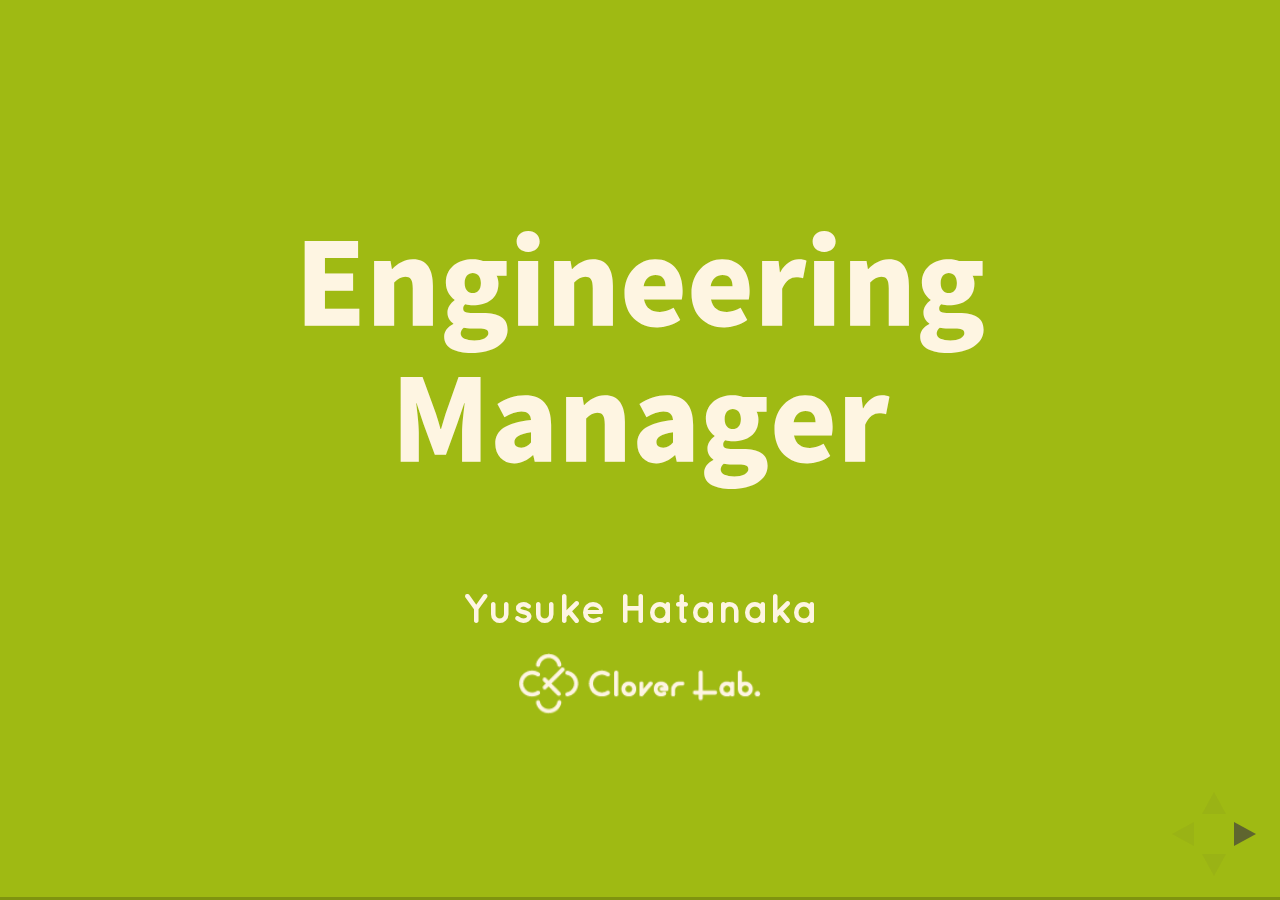
<file: 20170311/index.html>
<!doctype html>
<html lang="en">

	<head>
		<meta charset="utf-8">

		<title>Engineering Manager</title>

		<meta name="description" content="A framework for easily creating beautiful presentations using HTML">
		<meta name="author" content="Hakim El Hattab">

		<meta name="apple-mobile-web-app-capable" content="yes" />
		<meta name="apple-mobile-web-app-status-bar-style" content="black-translucent" />

		<meta name="viewport" content="width=device-width, initial-scale=1.0, maximum-scale=1.0, user-scalable=no, minimal-ui">

		<link rel="stylesheet" href="../template/css/reveal.css">
		<link rel="stylesheet" href="../template/css/theme/cloverlab.css" id="theme">

		<!-- Code syntax highlighting -->
		<link rel="stylesheet" href="../template/lib/css/zenburn.css">

		<!-- Printing and PDF exports -->
		<script>
			var link = document.createElement( 'link' );
			link.rel = 'stylesheet';
			link.type = 'text/css';
			link.href = window.location.search.match( /print-pdf/gi ) ? '../template/css/print/pdf.css' : '../template/css/print/paper.css';
			document.getElementsByTagName( 'head' )[0].appendChild( link );
		</script>

		<!--[if lt IE 9]>
		<script src="lib/js/html5shiv.js"></script>
		<![endif]-->
	</head>

	<body>

		<div class="reveal">

			<!-- Any section element inside of this container is displayed as a slide -->
			<div class="slides">

				<section data-markdown>
					<script type="text/template">
						<br>
						# Engineering Manager
						<br>
						###### *Yusuke Hatanaka*
						<img src="../template/lib/image/logo2.png" width="21%" />
					</script>
				</section>

                <section data-markdown data-background-type="light">
					<script type="text/template">
# about me
## [<strong>@hatajoe</strong>](https://twitter.com/hatajoe)
					</script>
				</section>

                <section data-markdown data-background-type="light">
					<script type="text/template">
# I'm at
## [<strong>#kug2</strong>](https://kug2.connpass.com/)
## [<strong>#gglt</strong>](https://gglt.connpass.com/)
					</script>
				</section>

                <section data-markdown data-background-type="dark">
					<script type="text/template">
# <strong>経歴</strong>
* 2010年 27歳 某Souls系企業 新卒入社
* 2012年 29歳 某スタートアップ系企業 入社
* 2013年 30歳 クローバーラボ 入社
* 2014年 31歳 クローバーラボ技術部１課係長 就任
* 2016年 33歳 クローバーラボ部長 就任
					</script>
				</section>

				<section data-markdown data-background-type="light">
					<script type="text/template">
# <strong>今日の話</strong>
## 組織運営全般の話をします
					</script>
				</section>

				<section data-markdown data-background-type="light">
					<script type="text/template">
# <strong>マネージャーとは？</strong>
					</script>
				</section>

				<section data-markdown data-background-type="light">
					<script type="text/template">
<img src="./manager.jpg" width=640px>
					</script>
				</section>

				<section data-markdown data-background-type="light">
					<script type="text/template">
## <strong>マネージャーとは？</strong>
* 管理？教育？採用？
* 会社によって違う解釈
* 組織運営<マネジメント>を行う人
					</script>
				</section>

				<section data-markdown data-background-type="dark">
					<script type="text/template">
# ここから持論を展開
					</script>
				</section>

				<section data-markdown data-background-type="light">
					<script type="text/template">
## 例えば野球チーム
* 監督
* コーチ
* <strong>マネージャー</strong>
* プレイヤー
					</script>
				</section>

				<section data-markdown data-background-type="light">
					<script type="text/template">
## 役割
* 監督 👉  チームディレクション・評価・採用
* コーチ 👉  プレイヤー育成・指導
* <strong>マネージャー</strong> 👉  プレイヤーサポート
					</script>
				</section>

				<section data-markdown data-background-type="light">
					<script type="text/template">
## <strong>プレイヤー</strong>
<img src="./player.gif" width=480px>
					</script>
				</section>

				<section data-markdown data-background-type="light">
					<script type="text/template">
# サポート
					</script>
				</section>

				<section data-markdown data-background-type="light">
					<script type="text/template">
# サポートとは？
					</script>
				</section>

				<section data-markdown data-background-type="green">
					<script type="text/template">
## サポートとは？ 
* 未来の自分を描かせること
* 障害物を取り除くこと
* ちゃんとフィードバックすること
					</script>
				</section>

				<section data-markdown data-background-type="light">
					<script type="text/template">
## 未来の自分探しのお手伝い
* X年後どうなりたい？
* 👉 じゃあ今は何から始める？
					</script>
				</section>

                <section data-markdown data-background-type="dark">
					<script type="text/template">
## よくある話
* Q. X年後どうなりたい？
* <strong>A. 会社的にはどうなんですか？</strong>
					</script>
				</section>

                <section data-markdown data-background-type="dark">
					<script type="text/template">
## 意思決定が伝搬していない証拠
* 監督が発信していない
* マネージャーが理解していない
					</script>
				</section>

                <section data-markdown data-background-type="green">
					<script type="text/template">
#### <strong>未来の自分を描かせる</strong>
## 監督、しっかり発信してますか？
					</script>
				</section>

				<section data-markdown data-background-type="light">
					<script type="text/template">
## 障害物を取り除く
* 何か困っていることはある？
* 👉 実は・・・
					</script>
				</section>

                <section data-markdown data-background-type="dark">
					<script type="text/template">
## よくある話
* Q. 何か困っていることはある？
* <strong>A. ・・（他部署や上司に対する不満）</strong>
					</script>
				</section>

                <section data-markdown data-background-type="dark">
					<script type="text/template">
## よくある話
* Q. 何か困っていることはある？
* <strong>A. 特にありません。</strong>
					</script>
				</section>

                <section data-markdown data-background-type="dark">
					<script type="text/template">
## 信頼関係に溝がある
* プレイヤー: 相談しても何も変わらないし・・
* マネージャー: プロデューサーと戦いたくないし・・
					</script>
				</section>

                <section data-markdown data-background-type="dark">
					<script type="text/template">
### プレイヤーのために体を張る必要がある
					</script>
				</section>

                <section data-markdown data-background-type="green">
					<script type="text/template">
#### <strong>障害物を取り除く</strong>
## ちゃんと話聞いてますか？
## ちゃんと行動していますか？
					</script>
				</section>

                <section data-markdown data-background-type="light">
					<script type="text/template">
## ちゃんとフィードバック
* 👉 ちゃんと誉める
* 👉 ちゃんと評価する
					</script>
				</section>

                <section data-markdown data-background-type="dark">
					<script type="text/template">
## よくある話
* <strong>なんであいつと同じ役職・・</strong>
					</script>
				</section>

                <section data-markdown data-background-type="dark">
					<script type="text/template">
## 期待値調整が出来ていない
* 評価基準が曖昧 
* 目標設定時に合意が取れていない
					</script>
				</section>

                <section data-markdown data-background-type="green">
					<script type="text/template">
#### <strong>フィードバックする</strong>
## ちゃんと期待値調整してますか？
					</script>
				</section>

                <section data-markdown data-background-type="dark">
					<script type="text/template">
### ちなみに僕はここ２年で全てを<strong>体験</strong>した
					</script>
				</section>

                <section data-markdown data-background-type="dark">
					<script type="text/template">
## ・・・
					</script>
				</section>

                <section data-markdown data-background-type="dark">
					<script type="text/template">
## <strong>ツラかった</strong>
					</script>
				</section>

                <section data-markdown data-background-type="light">
					<script type="text/template">
## 失敗はしても<strong>信頼</strong>に足る行動を
					</script>
				</section>

                <section data-markdown data-background-type="light">
					<script type="text/template">
## ところで
					</script>
				</section>

                <section data-markdown data-background-type="light">
					<script type="text/template">
# <strong>コーチ</strong>
## 登場していない
					</script>
				</section>

                <section data-markdown data-background-type="dark">
					<script type="text/template">
# コーチいない問題
					</script>
				</section>

                <section data-markdown data-background-type="light">
					<script type="text/template">
# <strong>コーチいない問題</strong>
* 育成・教育
* なにそれおいしいの？
* 後回しになりがち
* 価値を見出したい
					</script>
				</section>

                <section data-markdown data-background-type="light">
					<script type="text/template">
# まとめ
					</script>
				</section>

                <section data-markdown data-background-type="green">
					<script type="text/template">
## まとめ
* 役割は様々
* ちゃんと発信する
* ちゃんと聞く
* ちゃんと行動する
					</script>
				</section>

                <section data-markdown data-background-type="light">
					<script type="text/template">
# <strong>おまけ</strong>
<blockquote class="twitter-tweet" data-lang="ja"><p lang="ja" dir="ltr">今日思ったのは、やっぱマネジメントに必要なのは熱さだな、ということだ。</p>&mdash; はたじょー (@hatajoe) <a href="https://twitter.com/hatajoe/status/838013980094312448">2017年3月4日</a></blockquote>
<script async src="//platform.twitter.com/widgets.js" charset="utf-8"></script>
					</script>
				</section>

                <section data-markdown data-background-type="light">
					<script type="text/template">
# <strong>おまけ</strong>
<blockquote class="twitter-tweet" data-lang="ja"><p lang="ja" dir="ltr">僕は仕事に楽しさを求めるような所が根本にあって、ただその価値観で組織を運営すると良くないということに気がついた。何をするにしてもチームメンバーで価値観を合わさないと上手く行かなくて、楽しさというのは、まず合わない。</p>&mdash; はたじょー (@hatajoe) <a href="https://twitter.com/hatajoe/status/837101650359681024">2017年3月2日</a></blockquote>
<script async src="//platform.twitter.com/widgets.js" charset="utf-8"></script>
                    </script>
				</section>

                <section data-markdown data-background-type="light">
					<script type="text/template">
# <strong>おまけ</strong>
<blockquote class="twitter-tweet" data-lang="ja"><p lang="ja" dir="ltr">部長とは</p>&mdash; はたじょー (@hatajoe) <a href="https://twitter.com/hatajoe/status/836211081643077633">2017年2月27日</a></blockquote>
<script async src="//platform.twitter.com/widgets.js" charset="utf-8"></script>
					</script>
				</section>

                <section data-markdown data-background-type="light">
					<script type="text/template">
# <strong>おまけ</strong>
<blockquote class="twitter-tweet" data-lang="ja"><p lang="ja" dir="ltr">マネージャーって個人的にはなりたくてなるもんじゃないと思ってるんやけどなりたい人も居るのだろうか。</p>&mdash; はたじょー (@hatajoe) <a href="https://twitter.com/hatajoe/status/835103576066142210">2017年2月24日</a></blockquote>
<script async src="//platform.twitter.com/widgets.js" charset="utf-8"></script>
                    </script>
				</section>

                <section data-markdown data-background-type="light">
					<script type="text/template">
# <strong>おまけ</strong>
<blockquote class="twitter-tweet" data-lang="ja"><p lang="ja" dir="ltr">組織やチームとして当然のように技術力を磨くことを正としてきたけど、そもそもその必要性を示したことが無くて、もしかすると僕がエンジニアとして当然だと思っていたこの価値観は暗黙に共有されるものでは無いのかもしれない。</p>&mdash; はたじょー (@hatajoe) <a href="https://twitter.com/hatajoe/status/828761598202253316">2017年2月7日</a></blockquote>
<script async src="//platform.twitter.com/widgets.js" charset="utf-8"></script>
					</script>
				</section>

                <section data-markdown data-background-type="green">
					<script type="text/template">
## ご静聴ありがとうございました
					</script>
				</section>

				<div id="footer">Copyright © Clover Lab.,inc. All Rights Reserved.</div>
			</div>

		</div>

		<script src="../template/lib/js/head.min.js"></script>
		<script src="../template/js/reveal.js"></script>

		<script>

			// Full list of configuration options available at:
			// https://github.com/hakimel/reveal.js#configuration
			Reveal.initialize({
				controls: true,
				progress: true,
				history: true,
				center: true,

				transition: 'slide', // none/fade/slide/convex/concave/zoom

				// Optional reveal.js plugins
				dependencies: [
					{ src: '../template/lib/js/classList.js', condition: function() { return !document.body.classList; } },
					{ src: '../template/plugin/markdown/marked.js', condition: function() { return !!document.querySelector( '[data-markdown]' ); } },
					{ src: '../template/plugin/markdown/markdown.js', condition: function() { return !!document.querySelector( '[data-markdown]' ); } },
					{ src: '../template/plugin/highlight/highlight.js', async: true, condition: function() { return !!document.querySelector( 'pre code' ); }, callback: function() { hljs.initHighlightingOnLoad(); } },
					{ src: '../template/plugin/zoom-js/zoom.js', async: true },
					{ src: '../template/plugin/notes/notes.js', async: true }
				]
			});

		</script>

	</body>
</html>
</file>
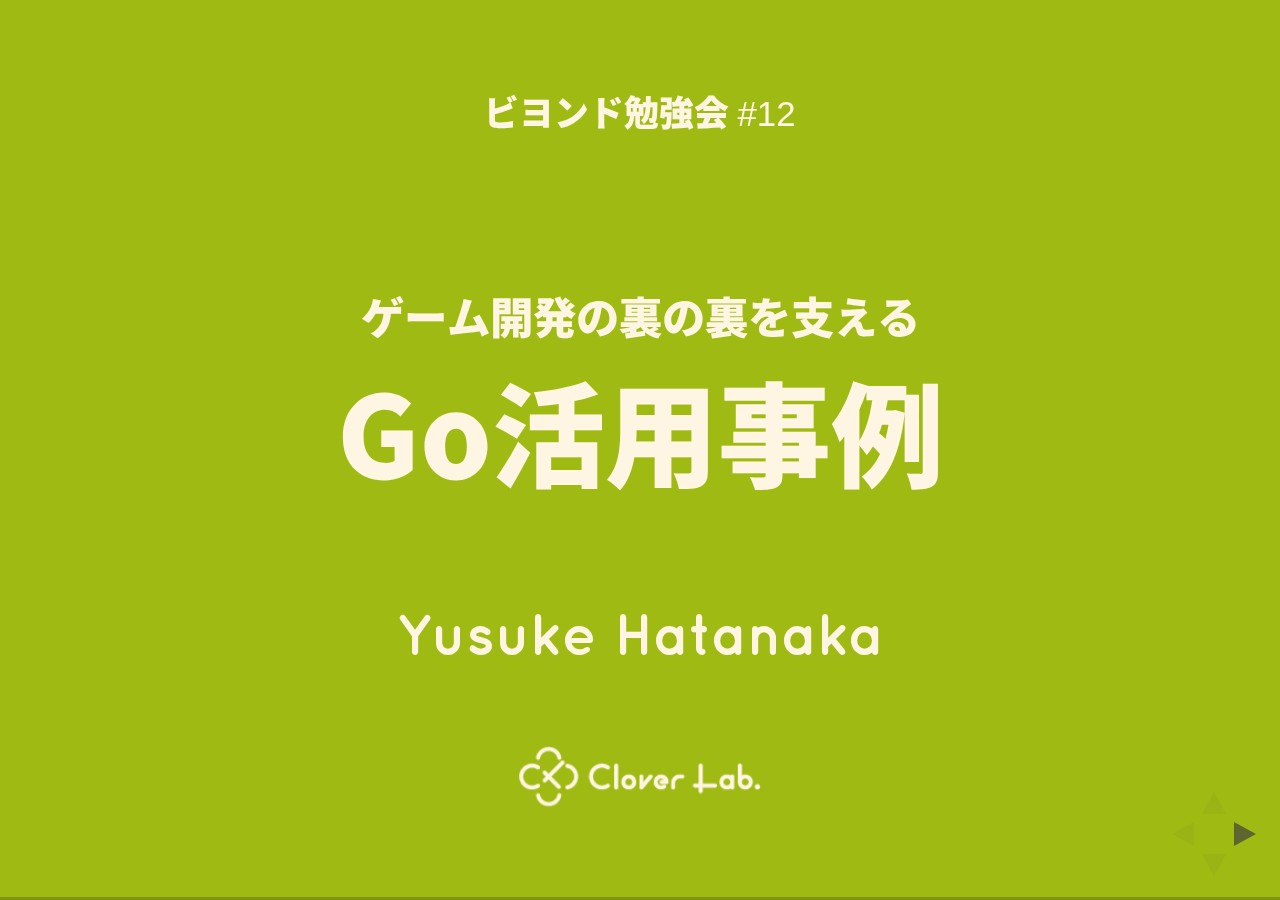
<file: 20180517/index.html>
<!doctype html>
<html lang="en">

	<head>
		<meta charset="utf-8">

		<title>ゲーム開発の裏の裏を支えるGo活用事例</title>

		<meta name="description" content="A framework for easily creating beautiful presentations using HTML">
		<meta name="author" content="Hakim El Hattab">

		<meta name="apple-mobile-web-app-capable" content="yes" />
		<meta name="apple-mobile-web-app-status-bar-style" content="black-translucent" />

		<meta name="viewport" content="width=device-width, initial-scale=1.0, maximum-scale=1.0, user-scalable=no, minimal-ui">

		<link rel="stylesheet" href="../template/css/reveal.css">
		<link rel="stylesheet" href="../template/css/theme/cloverlab.css" id="theme">

		<!-- Code syntax highlighting -->
		<link rel="stylesheet" href="../template/lib/css/zenburn.css">

		<!-- Printing and PDF exports -->
		<script>
			var link = document.createElement( 'link' );
			link.rel = 'stylesheet';
			link.type = 'text/css';
			link.href = window.location.search.match( /print-pdf/gi ) ? '../template/css/print/pdf.css' : '../template/css/print/paper.css';
			document.getElementsByTagName( 'head' )[0].appendChild( link );
		</script>

		<!--[if lt IE 9]>
		<script src="lib/js/html5shiv.js"></script>
		<![endif]-->
	</head>

	<body>

		<div class="reveal">

			<!-- Any section element inside of this container is displayed as a slide -->
			<div class="slides">

				<section data-markdown>
					<script type="text/template">
						###### ビヨンド勉強会 #12
						<br>
						<br>
						##### ゲーム開発の裏の裏を支える
						# Go活用事例
						<br>
						#### *Yusuke Hatanaka* 
						<br>
						<img src="../template/lib/image/logo2.png" width="21%" />
					</script>
				</section>

                <section data-markdown data-background-type="light">
					<script type="text/template">
# about me
## [<strong>@hatajoe</strong>](https://twitter.com/hatajoe)
					</script>
				</section>

                <section data-markdown data-background-type="light">
					<script type="text/template">
## [<strong>#umedago</strong>](https://umedago.connpass.com/)
## [<strong>#osakaup</strong>](https://osaka-up.connpass.com/)
## [<strong>#gglt</strong>](https://gglt.connpass.com/)
					</script>
				</section>

                <section data-markdown data-background-type="light">
					<script type="text/template">
## [<strong>Clover Lab.,Inc.</strong>](http://cloverlab.jp)
					</script>
				</section>

                <section data-markdown data-background-type="dark">
					<script type="text/template">
## <strong>技術部長@クローバーラボ</strong>
###### ( なんちゃって )
					</script>
				</section>

				<section data-markdown data-background-type="light">
					<script type="text/template">
<img src="./Go-Logo_Aqua.png" width=640px>
					</script>
				</section>

				<section data-markdown data-background-type="light">
					<script type="text/template">
## <strong>Since Sep 28, 2014</strong>
##### The first commit <strong>44026a2</strong> of our product using Go 🎉
					</script>
				</section>

				<section data-markdown data-background-type="light">
					<script type="text/template">
## <strong>Products</strong>

* <strong>WanderCrown</strong>
* bridgegate
* carpenter
* harbor
* go-message-broadcaster
					</script>
				</section>

				<section data-markdown data-background-type="green">
					<script type="text/template">
# WanderCrown
[wander-crown.com](http://wander-crown.com/)<br>
###### <strong>2017年9月29日にサービス終了</strong>
					</script>
				</section>

				<section data-markdown data-background-type="light">
					<script type="text/template">
## WanderCrown

* 💪 バックエンドは全てGo 
* 🐘 元々PHPだったものをフルスクラッチで書き直した
* 👀 100万行超え 
* 👉 ORM層をコード生成によって解決してた
* 👏 サーバーエンジニアは２名
					</script>
				</section>

				<section data-markdown data-background-type="light">
					<script type="text/template">
## ORM層の話

* MySQL/Cassandra構成
* 対応する構造体をタイピングで実装するのは厳しい
* ジェネリクスは無いのでコード生成 [<strong>#gogenerate</strong>](https://blog.golang.org/generate)
					</script>
				</section>

				<section data-markdown data-background-type="dark">
					<script type="text/template">
## ゲームのWebAPIとGo

* 🤔 Goでなければいけない理由は特に無い
* 🏃 開発速度を求めるならRailsやLaravel
* ❌ 対実行速度: レスポンスタイムの大部分がI/Oアクセス
* ❌ 対並列処理: 1リクエスト内で並列処理を必要としない
					</script>
				</section>

				<section data-markdown data-background-type="light">
					<script type="text/template">
## <strong>Products</strong>

* WanderCrown
* <strong>bridgegate</strong>
* carpenter
* harbor
* go-message-broadcaster
					</script>
				</section>

				<section data-markdown data-background-type="green">
					<script type="text/template">
# bridgegate
dev-cloverlab/bridgegate
###### <strong>モバイルゲームアプリケーション向け汎用プロキシー</strong>
					</script>
				</section>

                <section data-markdown data-background-type="light">
					<script type="text/template">
## <strong>Proxy</strong>

```
                                       \ \ \ \  / / / /
+--------+     +----+     +-------+     +------------+     +-----+
| iPhone | --> | LB | --> | Nginx | --> | bridgegate | --> | app |
+--------+     +----+     +-------+     +------------+     +-----+
                                       / / / /  \ \ \ \

```
					</script>
				</section>

				<section data-markdown data-background-type="light">
					<script type="text/template">
## <strong>bridgegate</strong>

* 🔑 ユーザー認証
* 🍀 <a href="https://id.cloverlab.jp">CloverID</a>認証
* 💵 課金レシートチェック
* 👌 レスポンスキャッシュ
* ⚠️  メンテナンスモード
					</script>
				</section>

				<section data-markdown data-background-type="green">
					<script type="text/template">
## <strong>便利</strong>

* Go製のサーバーにミドルウェアとして組み込める
* スタンドアロンなサーバーバイナリとしても提供
* 安心と信頼の社内全案件で導入済み
* 残念ながらprivateリポジトリ
					</script>
				</section>

				<section data-markdown data-background-type="light">
					<script type="text/template">
## <strong>Products</strong>

* WanderCrown
* bridgegate
* <strong>carpenter</strong>
* harbor
* go-message-broadcaster
					</script>
				</section>

                <section data-markdown data-background-type="green">
					<script type="text/template">
###### The 1st our OSS product 🏅
# carpenter
<br>
[dev-cloverlab/carpenter](https://github.com/dev-cloverlab/carpenter)
###### <strong>MySQL/MariaDB用のDBマイグレーションツール</strong>
					</script>
				</section>

				<section data-markdown data-background-type="light">
					<script type="text/template">
## carpenter

```
carpenterは、スキーマ情報、テーブル情報をJSONにシリアライズし、別のDBに対して差分SQLを発行して実行までしちゃうやつ。また、データのシード機能もあって、対象のテーブルデータをCSVにシリアライズし、別のテーブルに対して差分SQLを発行して実行までしちゃう。シードはマスターデータ反映に利用。carpenterを利用することで、ブランチごとにDBを復元できるので大変便利。元々はGoのstructにアノテーションコメントを書けばDBをその状態にするツールだった。僕が違う案件に移ってGo案件じゃなくなったので汎用的に使えるように改良したのが現バージョン。社内の全案件で導入済み。
```
					</script>
				</section>

				<section data-markdown data-background-type="light">
					<script type="text/template">
## carpenter

- テーブル構造をJSONシリアライズ
- データをCSVシリアライズ
- これらのシリアライズデータと別環境の<strong>差分SQL</strong>を生成
					</script>
				</section>

                <section data-markdown data-background-type="light">
					<script type="text/template">
## carpenter

```
     ALTER TABLE `table` DROP COLUMN first_name;
     ALTER TABLE `table` DROP COLUMN last_name;
     ALTER TABLE `table` ADD COLUMN name VARCHAR(255);

+----+------+-------+ -------->> +----+------------+-----------+-------+
| id | name | email |            | id | first_name | last_name | email |
+----+------+-------+ <<-------- +----+------------+-----------+-------+

     ALTER TABLE `table` DROP COLUMN name;
     ALTER TABLE `table` ADD COLUMN first_name VARCHAR(255);
     ALTER TABLE `table` ADD COLUMN last_name VARCHAR(255);
```
					</script>
				</section>

				<section data-markdown data-background-type="light">
					<script type="text/template">
## carpenter

- シリアライズしたJSONやCSVをリポジトリへPush
- CIが自動でそのブランチのDBを復元
- データはマスターデータのみに適用
					</script>
				</section>

				<section data-markdown data-background-type="light">
					<script type="text/template">
## <strong>PR welocome! 🤝</strong>
<a href="https://github.com/dev-cloverlab/carpenter/pull/32"><img src="./pr.png" width="60%" /></a>
					</script>
				</section>

                <section data-markdown data-background-type="light">
					<script type="text/template">
## <strong>🌟 Give us the Star 🌟</strong>
<img src="./star.png" />
					</script>
				</section>

				<section data-markdown data-background-type="light">
					<script type="text/template">
## <strong>Products</strong>

* WanderCrown
* bridgegate
* carpenter
* <strong>harbor</strong>
* go-message-broadcaster
					</script>
				</section>

                <section data-markdown data-background-type="green">
					<script type="text/template">
###### The 2nd our OSS product 🥈
# harbor
<br>
[dev-cloverlab/harbor](https://github.com/dev-cloverlab/harbor)
###### <strong>プルリクエストの検証環境を自動で構築するサーバーアプリケーション</strong>
					</script>
				</section>

				<section data-markdown data-background-type="light">
					<script type="text/template">
## harbor

- libcomposeを使ってAPI経由でdocker-compose up
- GitHub 👉 Jenkins 👉 <strong>harbor</strong> 👉 検証環境出来上がり👶
- 事前登録サイトや公式サイトなどの簡単なWebページ用
					</script>
				</section>

                <section data-markdown data-background-type="light">
					<script type="text/template">
## [src-d/go-git](https://github.com/src-d/go-git)

<a href="https://github.com/src-d/go-git/pull/302"><img src="./contribute.png" /></a>

- 当初はJenkinsを使わず<strong>harborがgit pull</strong>する仕様
- その過程でgo-gitにコントリビュート出来たのは良体験
					</script>
				</section>

                <section data-markdown data-background-type="light">
					<script type="text/template">
## プルリクとスターを😉
##### ( ただし、harborは作り込みが甘い。。 )
					</script>
				</section>

                <section data-markdown data-background-type="light">
					<script type="text/template">
## <strong>Products</strong>

* WanderCrown
* bridgegate
* carpenter
* harbor
* <strong>go-message-broadcaster</strong>
					</script>
				</section>

                <section data-markdown data-background-type="green">
					<script type="text/template">
###### The 3rd our OSS product 🥉
## go-message-broadcaster
<br>
[dev-cloverlab/go-message-broadcaster](https://github.com/dev-cloverlab/go-message-broadcaster)
###### <strong>サーバーに接続中の全クライアントにメッセージをブロードキャスト</strong>
					</script>
				</section>

				<section data-markdown data-background-type="light">
					<script type="text/template">
## go-message-broadcaster
<br>
###### 以下を満たすインターフェースであれば何であっても<strong>ブロードキャスト</strong>

```go
type Conn interface {
	SendMessage(*ResponseMessage) error
	SendEvent(*EventMessage) error
	Receive() (*RequestMessage, error)
	Close() error
}
```
					</script>
				</section>

				<section data-markdown data-background-type="light">
					<script type="text/template">
## go-message-broadcaster
<br>
* サーバー側にメッセージ毎の<strong>ハンドラー</strong>を設定出来る
* ブロードキャスト先は<strong>ハンドラー</strong>内で自由に設定が可能
* <strong>リアルタイム性</strong>の高いゲーム向けに作った
* リポジトリには[<strong>WebSocketのサンプル</strong>](https://github.com/dev-cloverlab/go-message-broadcaster/blob/master/example/websocket/main.go)を置いてる
					</script>
				</section>

                <section data-markdown data-background-type="light">
					<script type="text/template">
## go-message-broadcaster
Architecture
```
                             +----------+
                             | handlers |
                             +----------+
                                ^    |
                                |    v
                              +--------+
                    +- msg -->| server |-- msg --+
                    |         +--------+         |
                    |                            |
                    |   +----------+-------------+
                    |   |          |             |
                    |   v          v             v
                 +---------+  +---------+  +---------+
                 | client1 |  | client2 |  | client3 |
                 +---------+  +---------+  +---------+
```
					</script>
				</section>

                <section data-markdown data-background-type="dark">
					<script type="text/template">
## これは裏話なんだけど

全チームで利用するプロダクトを作る場合、そのメンテナンスコストは結構バカにならないことを理解しておいた方が良い。
この手のプロダクトを案件で本体のコード書きながらメンテしたい人は稀な存在であり、実際は誰も自らメンテナンスを名乗り出るわけでもなく、バグ報告や要望だけが来る日々が続く。これはメンタル的に結構ツライ。<br>
僕はGoを書くのもコードを書くのも好きだから言うほど辛くはないが、自分が忙しく対応が難しいときに問題が発生するというリスクは常にある。
###### （でも最近ようやく１名協力してくれる人が現れた😂）
					</script>
				</section>

                <section data-markdown data-background-type="light">
					<script type="text/template">
## ゲーム開発とGo

- 👌 ピンポイント的な使い所はあちこちにある
- 🖐 WebAPI実装ついては他に良い選択肢があると思う
- 🛠 ちょっとした個人的なツールは全てGoで書いてる
- ☺️  OSを気にすること無く実行ファイルを配れる
					</script>
				</section>

                <section data-markdown data-background-type="light">
					<script type="text/template">
## OSSにする意味

- 我々の思想やマインドを<strong>世界にアピール</strong>したい
- 世界中の<strong>優れたエンジニアと繋がりたい</strong>
- まだまだまったく満足した活動にはなっていない
- 社内に共感出来る人を増やして行きたい
- <strong>もっと便利なもの</strong>を作りたい
					</script>
				</section>

                <section data-markdown data-background-type="light">
					<script type="text/template">
## <strong>クローバーラボとGo</strong>

クローバーラボではこれからも<strong>Go</strong>を使っていく<br>
					</script>
				</section>

                <section data-markdown data-background-type="light">
					<script type="text/template">
ちなみに、Go以外のOSSもあるよ！
<br>
[<strong>github.com/dev-cloverlab</strong>](https://github.com/dev-cloverlab?utf8=%E2%9C%93&q=&type=public&language=)
					</script>
				</section>

                <section data-markdown data-background-type="green">
					<script type="text/template">
## ご静聴ありがとうございました
					</script>
				</section>

				<div id="footer">Copyright © Clover Lab.,inc. All Rights Reserved.</div>
			</div>

		</div>

		<script src="../template/lib/js/head.min.js"></script>
		<script src="../template/js/reveal.js"></script>

		<script>

			// Full list of configuration options available at:
			// https://github.com/hakimel/reveal.js#configuration
			Reveal.initialize({
				controls: true,
				progress: true,
				history: true,
				center: true,

				transition: 'slide', // none/fade/slide/convex/concave/zoom

				// Optional reveal.js plugins
				dependencies: [
					{ src: '../template/lib/js/classList.js', condition: function() { return !document.body.classList; } },
					{ src: '../template/plugin/markdown/marked.js', condition: function() { return !!document.querySelector( '[data-markdown]' ); } },
					{ src: '../template/plugin/markdown/markdown.js', condition: function() { return !!document.querySelector( '[data-markdown]' ); } },
					{ src: '../template/plugin/highlight/highlight.js', async: true, condition: function() { return !!document.querySelector( 'pre code' ); }, callback: function() { hljs.initHighlightingOnLoad(); } },
					{ src: '../template/plugin/zoom-js/zoom.js', async: true },
					{ src: '../template/plugin/notes/notes.js', async: true }
				]
			});

		</script>

	</body>
</html>
</file>
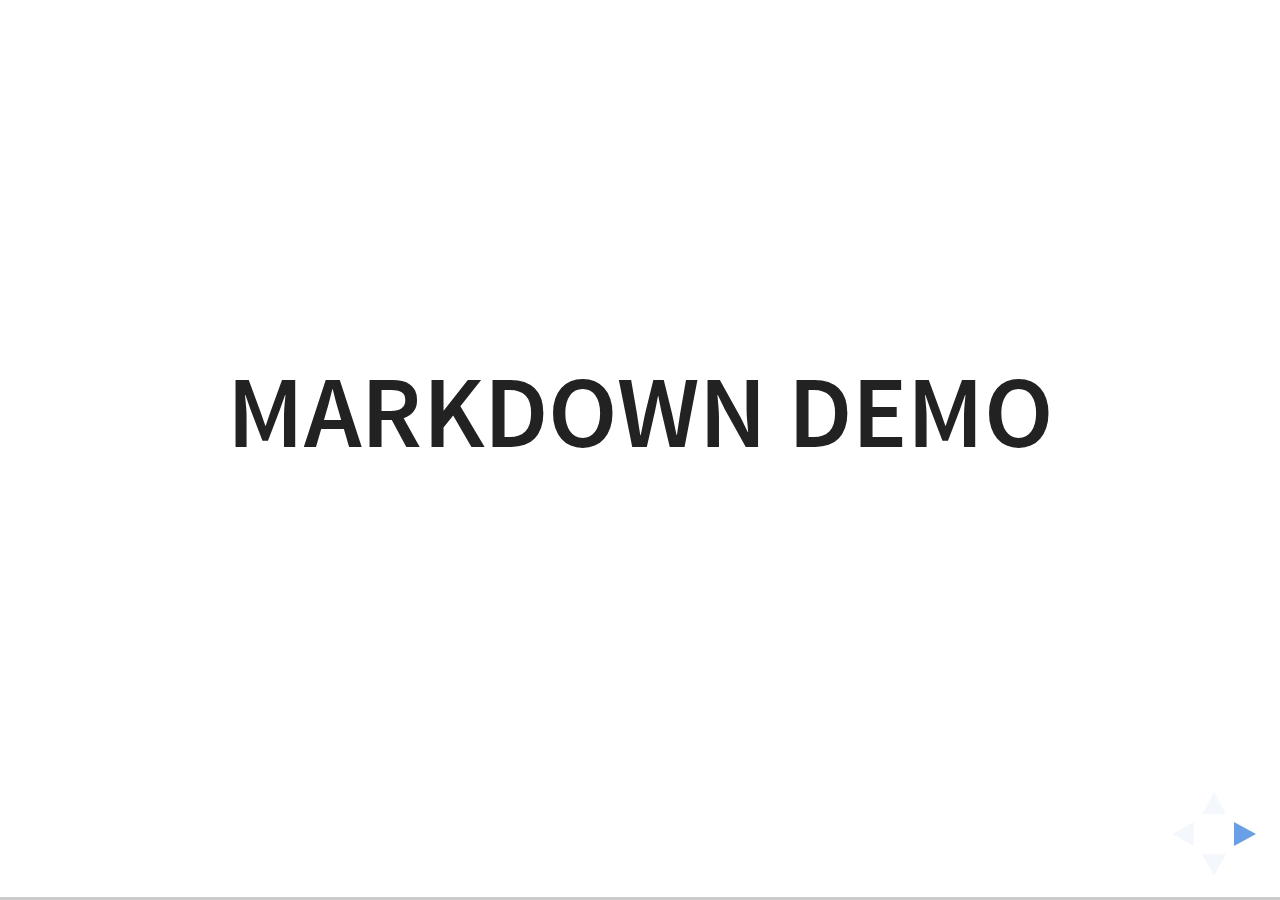
<file: template/plugin/markdown/example.html>
<!doctype html>
<html lang="en">

	<head>
		<meta charset="utf-8">

		<title>reveal.js - Markdown Demo</title>

		<link rel="stylesheet" href="../../css/reveal.css">
		<link rel="stylesheet" href="../../css/theme/white.css" id="theme">

        <link rel="stylesheet" href="../../lib/css/zenburn.css">
	</head>

	<body>

		<div class="reveal">

			<div class="slides">

                <!-- Use external markdown resource, separate slides by three newlines; vertical slides by two newlines -->
                <section data-markdown="example.md" data-separator="^\n\n\n" data-separator-vertical="^\n\n"></section>

                <!-- Slides are separated by three dashes (quick 'n dirty regular expression) -->
                <section data-markdown data-separator="---">
                    <script type="text/template">
                        ## Demo 1
                        Slide 1
                        ---
                        ## Demo 1
                        Slide 2
                        ---
                        ## Demo 1
                        Slide 3
                    </script>
                </section>

                <!-- Slides are separated by newline + three dashes + newline, vertical slides identical but two dashes -->
                <section data-markdown data-separator="^\n---\n$" data-separator-vertical="^\n--\n$">
                    <script type="text/template">
                        ## Demo 2
                        Slide 1.1

                        --

                        ## Demo 2
                        Slide 1.2

                        ---

                        ## Demo 2
                        Slide 2
                    </script>
                </section>

                <!-- No "extra" slides, since there are no separators defined (so they'll become horizontal rulers) -->
                <section data-markdown>
                    <script type="text/template">
                        A

                        ---

                        B

                        ---

                        C
                    </script>
                </section>

                <!-- Slide attributes -->
                <section data-markdown>
                    <script type="text/template">
                        <!-- .slide: data-background="#000000" -->
                        ## Slide attributes
                    </script>
                </section>

                <!-- Element attributes -->
                <section data-markdown>
                    <script type="text/template">
                        ## Element attributes
                        - Item 1 <!-- .element: class="fragment" data-fragment-index="2" -->
                        - Item 2 <!-- .element: class="fragment" data-fragment-index="1" -->
                    </script>
                </section>

                <!-- Code -->
                <section data-markdown>
                    <script type="text/template">
                        ```php
                        public function foo()
                        {
                            $foo = array(
                                'bar' => 'bar'
                            )
                        }
                        ```
                    </script>
                </section>

            </div>
		</div>

		<script src="../../lib/js/head.min.js"></script>
		<script src="../../js/reveal.js"></script>

		<script>

			Reveal.initialize({
				controls: true,
				progress: true,
				history: true,
				center: true,

				// Optional libraries used to extend on reveal.js
				dependencies: [
					{ src: '../../lib/js/classList.js', condition: function() { return !document.body.classList; } },
					{ src: 'marked.js', condition: function() { return !!document.querySelector( '[data-markdown]' ); } },
                    { src: 'markdown.js', condition: function() { return !!document.querySelector( '[data-markdown]' ); } },
                    { src: '../highlight/highlight.js', async: true, callback: function() { hljs.initHighlightingOnLoad(); } },
					{ src: '../notes/notes.js' }
				]
			});

		</script>

	</body>
</html>
</file>
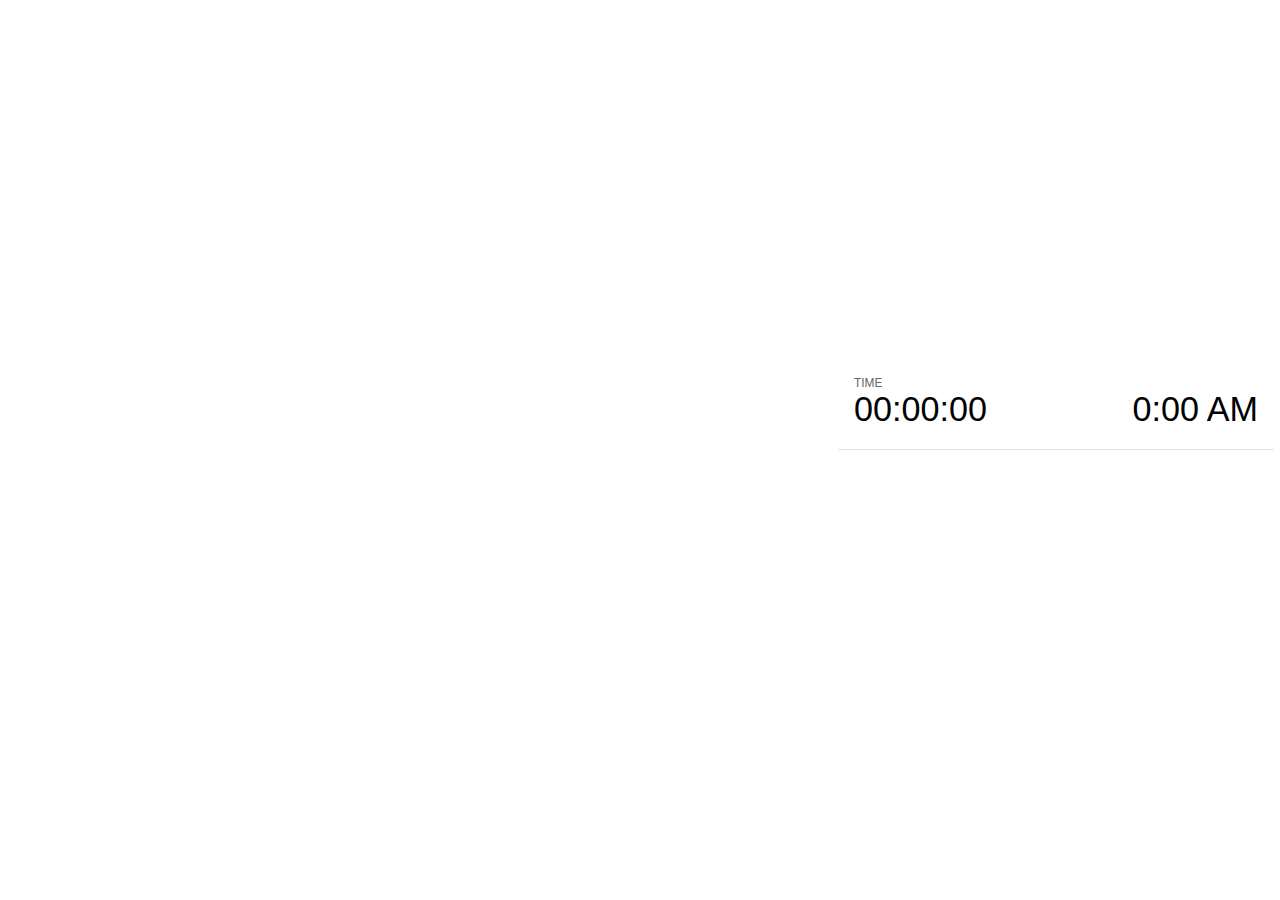
<file: template/plugin/notes/notes.html>
<!doctype html>
<html lang="en">
	<head>
		<meta charset="utf-8">

		<title>reveal.js - Slide Notes</title>

		<style>
			body {
				font-family: Helvetica;
			}

			#current-slide,
			#upcoming-slide,
			#speaker-controls {
				padding: 6px;
				box-sizing: border-box;
				-moz-box-sizing: border-box;
			}

			#current-slide iframe,
			#upcoming-slide iframe {
				width: 100%;
				height: 100%;
				border: 1px solid #ddd;
			}

			#current-slide .label,
			#upcoming-slide .label {
				position: absolute;
				top: 10px;
				left: 10px;
				font-weight: bold;
				font-size: 14px;
				z-index: 2;
				color: rgba( 255, 255, 255, 0.9 );
			}

			#current-slide {
				position: absolute;
				width: 65%;
				height: 100%;
				top: 0;
				left: 0;
				padding-right: 0;
			}

			#upcoming-slide {
				position: absolute;
				width: 35%;
				height: 40%;
				right: 0;
				top: 0;
			}

			#speaker-controls {
				position: absolute;
				top: 40%;
				right: 0;
				width: 35%;
				height: 60%;
				overflow: auto;

				font-size: 18px;
			}

				.speaker-controls-time.hidden,
				.speaker-controls-notes.hidden {
					display: none;
				}

				.speaker-controls-time .label,
				.speaker-controls-notes .label {
					text-transform: uppercase;
					font-weight: normal;
					font-size: 0.66em;
					color: #666;
					margin: 0;
				}

				.speaker-controls-time {
					border-bottom: 1px solid rgba( 200, 200, 200, 0.5 );
					margin-bottom: 10px;
					padding: 10px 16px;
					padding-bottom: 20px;
					cursor: pointer;
				}

				.speaker-controls-time .reset-button {
					opacity: 0;
					float: right;
					color: #666;
					text-decoration: none;
				}
				.speaker-controls-time:hover .reset-button {
					opacity: 1;
				}

				.speaker-controls-time .timer,
				.speaker-controls-time .clock {
					width: 50%;
					font-size: 1.9em;
				}

				.speaker-controls-time .timer {
					float: left;
				}

				.speaker-controls-time .clock {
					float: right;
					text-align: right;
				}

				.speaker-controls-time span.mute {
					color: #bbb;
				}

				.speaker-controls-notes {
					padding: 10px 16px;
				}

				.speaker-controls-notes .value {
					margin-top: 5px;
					line-height: 1.4;
					font-size: 1.2em;
				}

			.clear {
				clear: both;
			}

			@media screen and (max-width: 1080px) {
				#speaker-controls {
					font-size: 16px;
				}
			}

			@media screen and (max-width: 900px) {
				#speaker-controls {
					font-size: 14px;
				}
			}

			@media screen and (max-width: 800px) {
				#speaker-controls {
					font-size: 12px;
				}
			}

		</style>
	</head>

	<body>

		<div id="current-slide"></div>
		<div id="upcoming-slide"><span class="label">UPCOMING:</span></div>
		<div id="speaker-controls">
			<div class="speaker-controls-time">
				<h4 class="label">Time <span class="reset-button">Click to Reset</span></h4>
				<div class="clock">
					<span class="clock-value">0:00 AM</span>
				</div>
				<div class="timer">
					<span class="hours-value">00</span><span class="minutes-value">:00</span><span class="seconds-value">:00</span>
				</div>
				<div class="clear"></div>
			</div>

			<div class="speaker-controls-notes hidden">
				<h4 class="label">Notes</h4>
				<div class="value"></div>
			</div>
		</div>

		<script src="../../plugin/markdown/marked.js"></script>
		<script>

			(function() {

				var notes,
					notesValue,
					currentState,
					currentSlide,
					upcomingSlide,
					connected = false;

				window.addEventListener( 'message', function( event ) {

					var data = JSON.parse( event.data );

					// Messages sent by the notes plugin inside of the main window
					if( data && data.namespace === 'reveal-notes' ) {
						if( data.type === 'connect' ) {
							handleConnectMessage( data );
						}
						else if( data.type === 'state' ) {
							handleStateMessage( data );
						}
					}
					// Messages sent by the reveal.js inside of the current slide preview
					else if( data && data.namespace === 'reveal' ) {
						if( /ready/.test( data.eventName ) ) {
							// Send a message back to notify that the handshake is complete
							window.opener.postMessage( JSON.stringify({ namespace: 'reveal-notes', type: 'connected'} ), '*' );
						}
						else if( /slidechanged|fragmentshown|fragmenthidden|overviewshown|overviewhidden|paused|resumed/.test( data.eventName ) && currentState !== JSON.stringify( data.state ) ) {
							window.opener.postMessage( JSON.stringify({ method: 'setState', args: [ data.state ]} ), '*' );
						}
					}

				} );

				/**
				 * Called when the main window is trying to establish a
				 * connection.
				 */
				function handleConnectMessage( data ) {

					if( connected === false ) {
						connected = true;

						setupIframes( data );
						setupKeyboard();
						setupNotes();
						setupTimer();
					}

				}

				/**
				 * Called when the main window sends an updated state.
				 */
				function handleStateMessage( data ) {

					// Store the most recently set state to avoid circular loops
					// applying the same state
					currentState = JSON.stringify( data.state );

					// No need for updating the notes in case of fragment changes
					if ( data.notes ) {
						notes.classList.remove( 'hidden' );
						notesValue.style.whiteSpace = data.whitespace;
						if( data.markdown ) {
							notesValue.innerHTML = marked( data.notes );
						}
						else {
							notesValue.innerHTML = data.notes;
						}
					}
					else {
						notes.classList.add( 'hidden' );
					}

					// Update the note slides
					currentSlide.contentWindow.postMessage( JSON.stringify({ method: 'setState', args: [ data.state ] }), '*' );
					upcomingSlide.contentWindow.postMessage( JSON.stringify({ method: 'setState', args: [ data.state ] }), '*' );
					upcomingSlide.contentWindow.postMessage( JSON.stringify({ method: 'next' }), '*' );

				}

				// Limit to max one state update per X ms
				handleStateMessage = debounce( handleStateMessage, 200 );

				/**
				 * Forward keyboard events to the current slide window.
				 * This enables keyboard events to work even if focus
				 * isn't set on the current slide iframe.
				 */
				function setupKeyboard() {

					document.addEventListener( 'keydown', function( event ) {
						currentSlide.contentWindow.postMessage( JSON.stringify({ method: 'triggerKey', args: [ event.keyCode ] }), '*' );
					} );

				}

				/**
				 * Creates the preview iframes.
				 */
				function setupIframes( data ) {

					var params = [
						'receiver',
						'progress=false',
						'history=false',
						'transition=none',
						'autoSlide=0',
						'backgroundTransition=none'
					].join( '&' );

					var hash = '#/' + data.state.indexh + '/' + data.state.indexv;
					var currentURL = data.url + '?' + params + '&postMessageEvents=true' + hash;
					var upcomingURL = data.url + '?' + params + '&controls=false' + hash;

					currentSlide = document.createElement( 'iframe' );
					currentSlide.setAttribute( 'width', 1280 );
					currentSlide.setAttribute( 'height', 1024 );
					currentSlide.setAttribute( 'src', currentURL );
					document.querySelector( '#current-slide' ).appendChild( currentSlide );

					upcomingSlide = document.createElement( 'iframe' );
					upcomingSlide.setAttribute( 'width', 640 );
					upcomingSlide.setAttribute( 'height', 512 );
					upcomingSlide.setAttribute( 'src', upcomingURL );
					document.querySelector( '#upcoming-slide' ).appendChild( upcomingSlide );

				}

				/**
				 * Setup the notes UI.
				 */
				function setupNotes() {

					notes = document.querySelector( '.speaker-controls-notes' );
					notesValue = document.querySelector( '.speaker-controls-notes .value' );

				}

				/**
				 * Create the timer and clock and start updating them
				 * at an interval.
				 */
				function setupTimer() {

					var start = new Date(),
						timeEl = document.querySelector( '.speaker-controls-time' ),
						clockEl = timeEl.querySelector( '.clock-value' ),
						hoursEl = timeEl.querySelector( '.hours-value' ),
						minutesEl = timeEl.querySelector( '.minutes-value' ),
						secondsEl = timeEl.querySelector( '.seconds-value' );

					function _updateTimer() {

						var diff, hours, minutes, seconds,
							now = new Date();

						diff = now.getTime() - start.getTime();
						hours = Math.floor( diff / ( 1000 * 60 * 60 ) );
						minutes = Math.floor( ( diff / ( 1000 * 60 ) ) % 60 );
						seconds = Math.floor( ( diff / 1000 ) % 60 );

						clockEl.innerHTML = now.toLocaleTimeString( 'en-US', { hour12: true, hour: '2-digit', minute:'2-digit' } );
						hoursEl.innerHTML = zeroPadInteger( hours );
						hoursEl.className = hours > 0 ? '' : 'mute';
						minutesEl.innerHTML = ':' + zeroPadInteger( minutes );
						minutesEl.className = minutes > 0 ? '' : 'mute';
						secondsEl.innerHTML = ':' + zeroPadInteger( seconds );

					}

					// Update once directly
					_updateTimer();

					// Then update every second
					setInterval( _updateTimer, 1000 );

					timeEl.addEventListener( 'click', function() {
						start = new Date();
						_updateTimer();
						return false;
					} );

				}

				function zeroPadInteger( num ) {

					var str = '00' + parseInt( num );
					return str.substring( str.length - 2 );

				}

				/**
				 * Limits the frequency at which a function can be called.
				 */
				function debounce( fn, ms ) {

					var lastTime = 0,
						timeout;

					return function() {

						var args = arguments;
						var context = this;

						clearTimeout( timeout );

						var timeSinceLastCall = Date.now() - lastTime;
						if( timeSinceLastCall > ms ) {
							fn.apply( context, args );
							lastTime = Date.now();
						}
						else {
							timeout = setTimeout( function() {
								fn.apply( context, args );
								lastTime = Date.now();
							}, ms - timeSinceLastCall );
						}

					}

				}

			})();

		</script>
	</body>
</html>
</file>
<file: template/css/theme/cloverlab.css>
/**
 * Cloverlab theme for reveal.js.
 *
 * Copyright (C) 2015 Shibukk, http://shibukk.io
 */
@import url(../../lib/font/SourceHanSansJP/SourceHanSansJP.css);
@import url(../../lib/font/Quicksand/Quicksand.css);
/* line 46, source/cloverlab.scss */
.reveal em {
  font-family: "Quicksand-Bold", Helvetica, sans-serif;
  font-style: normal !important;
  font-size: 120%;
}
/* line 51, source/cloverlab.scss */
.reveal strong {
  color: #9FBA13;
}
/* line 54, source/cloverlab.scss */
.reveal ul {
  line-height: 90px;
}
/* line 57, source/cloverlab.scss */
.reveal section img {
  margin: 0px !important;
  background: none !important;
  border: none !important;
  box-shadow: none !important;
}

/* line 66, source/cloverlab.scss */
.has-green-background.reveal {
  background-image: url("../../lib/image/bg1.png");
  background-repeat: no-repeat;
  background-position: 105% -10%;
  background-size: 470px 470px;
  background-color: #9FBA13;
}
/* line 74, source/cloverlab.scss */
.has-green-background section, .has-green-background section h1, .has-green-background section h2, .has-green-background section h3, .has-green-background section h4, .has-green-background section h5, .has-green-background section h6 {
  color: #FEF5E2;
}
/* line 77, source/cloverlab.scss */
.has-green-background section strong {
  color: #45413C;
}
/* line 81, source/cloverlab.scss */
.has-green-background #footer {
  display: block !important;
}

/* line 88, source/cloverlab.scss */
.has-light-background.reveal {
  background-image: url("../../lib/image/bg2.png");
  background-repeat: no-repeat;
  background-position: 105% -10%;
  background-size: 470px 470px;
  background-color: #FEF5E2;
}
/* line 96, source/cloverlab.scss */
.has-light-background section, .has-light-background section h1, .has-light-background section h2, .has-light-background section h3, .has-light-background section h4, .has-light-background section h5, .has-light-background section h6 {
  color: #45413C;
}
/* line 99, source/cloverlab.scss */
.has-light-background section strong {
  color: #9FBA13;
}
/* line 103, source/cloverlab.scss */
.has-light-background #footer {
  display: block !important;
}

/* line 110, source/cloverlab.scss */
.has-dark-background.reveal {
  background-image: url("../../lib/image/bg3.png");
  background-repeat: no-repeat;
  background-position: 105% -10%;
  background-size: 470px 470px;
  background-color: #45413C;
}
/* line 118, source/cloverlab.scss */
.has-dark-background section, .has-dark-background section h1, .has-dark-background section h2, .has-dark-background section h3, .has-dark-background section h4, .has-dark-background section h5, .has-dark-background section h6 {
  color: #FEF5E2;
}
/* line 121, source/cloverlab.scss */
.has-dark-background section strong {
  color: #9FBA13;
}
/* line 125, source/cloverlab.scss */
.has-dark-background #footer {
  display: block !important;
}

/* line 131, source/cloverlab.scss */
#footer, .has-green-background #footer, .has-light-background #footer, .has-dark-background #footer {
  font-family: "Quicksand-Bold", Helvetica, sans-serif;
  font-size: 0.9rem;
  color: #8a8783;
  display: none;
  position: absolute;
  left: 33%;
  bottom: 1em;
}

/*********************************************
 * GLOBAL STYLES
 *********************************************/
/* line 7, template/theme.scss */
body {
  background: #9FBA13;
  background-color: #9FBA13;
}

/* line 12, template/theme.scss */
.reveal {
  font-family: "SourceHanSansJP-Heavy", Helvetica, sans-serif;
  font-size: 40px;
  font-weight: normal;
  color: #45413C;
}

/* line 19, template/theme.scss */
::selection {
  color: #fff;
  background: #898177;
  text-shadow: none;
}

/* line 25, template/theme.scss */
.reveal .slides > section,
.reveal .slides > section > section {
  line-height: 1.3;
  font-weight: inherit;
}

/*********************************************
 * HEADERS
 *********************************************/
/* line 35, template/theme.scss */
.reveal h1,
.reveal h2,
.reveal h3,
.reveal h4,
.reveal h5,
.reveal h6 {
  margin: 0 0 20px 0;
  color: #FEF5E2;
  font-family: "SourceHanSansJP-Heavy", Helvetica, sans-serif;
  font-weight: normal;
  line-height: 1.2;
  letter-spacing: normal;
  text-transform: none;
  text-shadow: none;
  word-wrap: break-word;
}

/* line 55, template/theme.scss */
.reveal h1 {
  font-size: 2.6em;
}

/* line 56, template/theme.scss */
.reveal h2 {
  font-size: 1.7em;
}

/* line 57, template/theme.scss */
.reveal h3 {
  font-size: 1.4em;
}

/* line 58, template/theme.scss */
.reveal h4 {
  font-size: 1.1em;
}

/* line 59, template/theme.scss */
.reveal h5 {
  font-size: 1em;
}

/* line 60, template/theme.scss */
.reveal h6 {
  font-size: 0.8em;
}

/* line 62, template/theme.scss */
.reveal h1 {
  text-shadow: none;
}

/*********************************************
 * OTHER
 *********************************************/
/* line 71, template/theme.scss */
.reveal p {
  margin: 20px 0;
  line-height: 1.3;
}

/* Ensure certain elements are never larger than the slide itself */
/* line 77, template/theme.scss */
.reveal img,
.reveal video,
.reveal iframe {
  max-width: 95%;
  max-height: 95%;
}

/* line 83, template/theme.scss */
.reveal strong,
.reveal b {
  font-weight: bold;
}

/* line 88, template/theme.scss */
.reveal em {
  font-style: italic;
}

/* line 92, template/theme.scss */
.reveal ol,
.reveal dl,
.reveal ul {
  display: inline-block;
  text-align: left;
  margin: 0 0 0 1em;
}

/* line 101, template/theme.scss */
.reveal ol {
  list-style-type: decimal;
}

/* line 105, template/theme.scss */
.reveal ul {
  list-style-type: disc;
}

/* line 109, template/theme.scss */
.reveal ul ul {
  list-style-type: square;
}

/* line 113, template/theme.scss */
.reveal ul ul ul {
  list-style-type: circle;
}

/* line 117, template/theme.scss */
.reveal ul ul,
.reveal ul ol,
.reveal ol ol,
.reveal ol ul {
  display: block;
  margin-left: 40px;
}

/* line 125, template/theme.scss */
.reveal dt {
  font-weight: bold;
}

/* line 129, template/theme.scss */
.reveal dd {
  margin-left: 40px;
}

/* line 133, template/theme.scss */
.reveal q,
.reveal blockquote {
  quotes: none;
}

/* line 138, template/theme.scss */
.reveal blockquote {
  display: block;
  position: relative;
  width: 70%;
  margin: 20px auto;
  padding: 5px;
  font-style: italic;
  background: rgba(255, 255, 255, 0.05);
  box-shadow: 0px 0px 2px rgba(0, 0, 0, 0.2);
}

/* line 149, template/theme.scss */
.reveal blockquote p:first-child,
.reveal blockquote p:last-child {
  display: inline-block;
}

/* line 154, template/theme.scss */
.reveal q {
  font-style: italic;
}

/* line 158, template/theme.scss */
.reveal pre {
  display: block;
  position: relative;
  width: 90%;
  margin: 20px auto;
  text-align: left;
  font-size: 0.55em;
  font-family: monospace;
  line-height: 1.2em;
  word-wrap: break-word;
  box-shadow: 0px 0px 6px rgba(0, 0, 0, 0.3);
}

/* line 173, template/theme.scss */
.reveal code {
  font-family: monospace;
}

/* line 177, template/theme.scss */
.reveal pre code {
  display: block;
  padding: 5px;
  overflow: auto;
  max-height: 400px;
  word-wrap: normal;
}

/* line 185, template/theme.scss */
.reveal table {
  margin: auto;
  border-collapse: collapse;
  border-spacing: 0;
}

/* line 191, template/theme.scss */
.reveal table th {
  font-weight: bold;
}

/* line 195, template/theme.scss */
.reveal table th,
.reveal table td {
  text-align: left;
  padding: 0.2em 0.5em 0.2em 0.5em;
  border-bottom: 1px solid;
}

/* line 202, template/theme.scss */
.reveal table th[align="center"],
.reveal table td[align="center"] {
  text-align: center;
}

/* line 207, template/theme.scss */
.reveal table th[align="right"],
.reveal table td[align="right"] {
  text-align: right;
}

/* line 212, template/theme.scss */
.reveal table tr:last-child td {
  border-bottom: none;
}

/* line 216, template/theme.scss */
.reveal sup {
  vertical-align: super;
}

/* line 219, template/theme.scss */
.reveal sub {
  vertical-align: sub;
}

/* line 223, template/theme.scss */
.reveal small {
  display: inline-block;
  font-size: 0.6em;
  line-height: 1.2em;
  vertical-align: top;
}

/* line 230, template/theme.scss */
.reveal small * {
  vertical-align: top;
}

/*********************************************
 * LINKS
 *********************************************/
/* line 239, template/theme.scss */
.reveal a {
  color: #45413C;
  text-decoration: none;
  -webkit-transition: color .15s ease;
  -moz-transition: color .15s ease;
  transition: color .15s ease;
}

/* line 247, template/theme.scss */
.reveal a:hover {
  color: #605b54;
  text-shadow: none;
  border: none;
}

/* line 254, template/theme.scss */
.reveal .roll span:after {
  color: #fff;
  background: #1c1a18;
}

/*********************************************
 * IMAGES
 *********************************************/
/* line 264, template/theme.scss */
.reveal section img {
  margin: 15px 0px;
  background: rgba(255, 255, 255, 0.12);
  border: 4px solid #45413C;
  box-shadow: 0 0 10px rgba(0, 0, 0, 0.15);
}

/* line 272, template/theme.scss */
.reveal section img.plain {
  border: 0;
  box-shadow: none;
}

/* line 277, template/theme.scss */
.reveal a img {
  -webkit-transition: all .15s linear;
  -moz-transition: all .15s linear;
  transition: all .15s linear;
}

/* line 283, template/theme.scss */
.reveal a:hover img {
  background: rgba(255, 255, 255, 0.2);
  border-color: #45413C;
  box-shadow: 0 0 20px rgba(0, 0, 0, 0.55);
}

/*********************************************
 * NAVIGATION CONTROLS
 *********************************************/
/* line 295, template/theme.scss */
.reveal .controls .navigate-left,
.reveal .controls .navigate-left.enabled {
  border-right-color: #45413C;
}

/* line 300, template/theme.scss */
.reveal .controls .navigate-right,
.reveal .controls .navigate-right.enabled {
  border-left-color: #45413C;
}

/* line 305, template/theme.scss */
.reveal .controls .navigate-up,
.reveal .controls .navigate-up.enabled {
  border-bottom-color: #45413C;
}

/* line 310, template/theme.scss */
.reveal .controls .navigate-down,
.reveal .controls .navigate-down.enabled {
  border-top-color: #45413C;
}

/* line 315, template/theme.scss */
.reveal .controls .navigate-left.enabled:hover {
  border-right-color: #605b54;
}

/* line 319, template/theme.scss */
.reveal .controls .navigate-right.enabled:hover {
  border-left-color: #605b54;
}

/* line 323, template/theme.scss */
.reveal .controls .navigate-up.enabled:hover {
  border-bottom-color: #605b54;
}

/* line 327, template/theme.scss */
.reveal .controls .navigate-down.enabled:hover {
  border-top-color: #605b54;
}

/*********************************************
 * PROGRESS BAR
 *********************************************/
/* line 336, template/theme.scss */
.reveal .progress {
  background: rgba(0, 0, 0, 0.2);
}

/* line 339, template/theme.scss */
.reveal .progress span {
  background: #45413C;
  -webkit-transition: width 800ms cubic-bezier(0.26, 0.86, 0.44, 0.985);
  -moz-transition: width 800ms cubic-bezier(0.26, 0.86, 0.44, 0.985);
  transition: width 800ms cubic-bezier(0.26, 0.86, 0.44, 0.985);
}

/*********************************************
 * SLIDE NUMBER
 *********************************************/
/* line 350, template/theme.scss */
.reveal .slide-number {
  color: #45413C;
}
</file>
<file: template/lib/css/zenburn.css>
/*
Zenburn style from voldmar.ru (c) Vladimir Epifanov <voldmar@voldmar.ru>
based on dark.css by Ivan Sagalaev
*/

.hljs {
  display: block;
  overflow-x: auto;
  padding: 0.5em;
  background: #3f3f3f;
  color: #dcdcdc;
  -webkit-text-size-adjust: none;
}

.hljs-keyword,
.hljs-tag,
.css .hljs-class,
.css .hljs-id,
.lisp .hljs-title,
.nginx .hljs-title,
.hljs-request,
.hljs-status,
.clojure .hljs-attribute {
  color: #e3ceab;
}

.django .hljs-template_tag,
.django .hljs-variable,
.django .hljs-filter .hljs-argument {
  color: #dcdcdc;
}

.hljs-number,
.hljs-date {
  color: #8cd0d3;
}

.dos .hljs-envvar,
.dos .hljs-stream,
.hljs-variable,
.apache .hljs-sqbracket,
.hljs-name {
  color: #efdcbc;
}

.dos .hljs-flow,
.diff .hljs-change,
.python .exception,
.python .hljs-built_in,
.hljs-literal,
.tex .hljs-special {
  color: #efefaf;
}

.diff .hljs-chunk,
.hljs-subst {
  color: #8f8f8f;
}

.dos .hljs-keyword,
.hljs-decorator,
.hljs-title,
.hljs-type,
.diff .hljs-header,
.ruby .hljs-class .hljs-parent,
.apache .hljs-tag,
.nginx .hljs-built_in,
.tex .hljs-command,
.hljs-prompt {
  color: #efef8f;
}

.dos .hljs-winutils,
.ruby .hljs-symbol,
.ruby .hljs-symbol .hljs-string,
.ruby .hljs-string {
  color: #dca3a3;
}

.diff .hljs-deletion,
.hljs-string,
.hljs-tag .hljs-value,
.hljs-preprocessor,
.hljs-pragma,
.hljs-built_in,
.smalltalk .hljs-class,
.smalltalk .hljs-localvars,
.smalltalk .hljs-array,
.css .hljs-rule .hljs-value,
.hljs-attr_selector,
.hljs-pseudo,
.apache .hljs-cbracket,
.tex .hljs-formula,
.coffeescript .hljs-attribute {
  color: #cc9393;
}

.hljs-shebang,
.diff .hljs-addition,
.hljs-comment,
.hljs-annotation,
.hljs-pi,
.hljs-doctype {
  color: #7f9f7f;
}

.coffeescript .javascript,
.javascript .xml,
.tex .hljs-formula,
.xml .javascript,
.xml .vbscript,
.xml .css,
.xml .hljs-cdata {
  opacity: 0.5;
}
</file>
<file: template/css/theme/white.css>
/**
 * White theme for reveal.js. This is the opposite of the 'black' theme.
 *
 * Copyright (C) 2015 Hakim El Hattab, http://hakim.se
 */
@import url(../../lib/font/source-sans-pro/source-sans-pro.css);
/* line 41, source/white.scss */
section.has-dark-background, section.has-dark-background h1, section.has-dark-background h2, section.has-dark-background h3, section.has-dark-background h4, section.has-dark-background h5, section.has-dark-background h6 {
  color: #fff;
}

/*********************************************
 * GLOBAL STYLES
 *********************************************/
/* line 7, template/theme.scss */
body {
  background: #fff;
  background-color: #fff;
}

/* line 12, template/theme.scss */
.reveal {
  font-family: "Source Sans Pro", Helvetica, sans-serif;
  font-size: 38px;
  font-weight: normal;
  color: #222;
}

/* line 19, template/theme.scss */
::selection {
  color: #fff;
  background: #98bdef;
  text-shadow: none;
}

/* line 25, template/theme.scss */
.reveal .slides > section,
.reveal .slides > section > section {
  line-height: 1.3;
  font-weight: inherit;
}

/*********************************************
 * HEADERS
 *********************************************/
/* line 35, template/theme.scss */
.reveal h1,
.reveal h2,
.reveal h3,
.reveal h4,
.reveal h5,
.reveal h6 {
  margin: 0 0 20px 0;
  color: #222;
  font-family: "Source Sans Pro", Helvetica, sans-serif;
  font-weight: 600;
  line-height: 1.2;
  letter-spacing: normal;
  text-transform: uppercase;
  text-shadow: none;
  word-wrap: break-word;
}

/* line 55, template/theme.scss */
.reveal h1 {
  font-size: 2.5em;
}

/* line 56, template/theme.scss */
.reveal h2 {
  font-size: 1.6em;
}

/* line 57, template/theme.scss */
.reveal h3 {
  font-size: 1.3em;
}

/* line 58, template/theme.scss */
.reveal h4 {
  font-size: 1em;
}

/* line 59, template/theme.scss */
.reveal h5 {
  font-size: 1em;
}

/* line 60, template/theme.scss */
.reveal h6 {
  font-size: 1em;
}

/* line 62, template/theme.scss */
.reveal h1 {
  text-shadow: none;
}

/*********************************************
 * OTHER
 *********************************************/
/* line 71, template/theme.scss */
.reveal p {
  margin: 20px 0;
  line-height: 1.3;
}

/* Ensure certain elements are never larger than the slide itself */
/* line 77, template/theme.scss */
.reveal img,
.reveal video,
.reveal iframe {
  max-width: 95%;
  max-height: 95%;
}

/* line 83, template/theme.scss */
.reveal strong,
.reveal b {
  font-weight: bold;
}

/* line 88, template/theme.scss */
.reveal em {
  font-style: italic;
}

/* line 92, template/theme.scss */
.reveal ol,
.reveal dl,
.reveal ul {
  display: inline-block;
  text-align: left;
  margin: 0 0 0 1em;
}

/* line 101, template/theme.scss */
.reveal ol {
  list-style-type: decimal;
}

/* line 105, template/theme.scss */
.reveal ul {
  list-style-type: disc;
}

/* line 109, template/theme.scss */
.reveal ul ul {
  list-style-type: square;
}

/* line 113, template/theme.scss */
.reveal ul ul ul {
  list-style-type: circle;
}

/* line 117, template/theme.scss */
.reveal ul ul,
.reveal ul ol,
.reveal ol ol,
.reveal ol ul {
  display: block;
  margin-left: 40px;
}

/* line 125, template/theme.scss */
.reveal dt {
  font-weight: bold;
}

/* line 129, template/theme.scss */
.reveal dd {
  margin-left: 40px;
}

/* line 133, template/theme.scss */
.reveal q,
.reveal blockquote {
  quotes: none;
}

/* line 138, template/theme.scss */
.reveal blockquote {
  display: block;
  position: relative;
  width: 70%;
  margin: 20px auto;
  padding: 5px;
  font-style: italic;
  background: rgba(255, 255, 255, 0.05);
  box-shadow: 0px 0px 2px rgba(0, 0, 0, 0.2);
}

/* line 149, template/theme.scss */
.reveal blockquote p:first-child,
.reveal blockquote p:last-child {
  display: inline-block;
}

/* line 154, template/theme.scss */
.reveal q {
  font-style: italic;
}

/* line 158, template/theme.scss */
.reveal pre {
  display: block;
  position: relative;
  width: 90%;
  margin: 20px auto;
  text-align: left;
  font-size: 0.55em;
  font-family: monospace;
  line-height: 1.2em;
  word-wrap: break-word;
  box-shadow: 0px 0px 6px rgba(0, 0, 0, 0.3);
}

/* line 173, template/theme.scss */
.reveal code {
  font-family: monospace;
}

/* line 177, template/theme.scss */
.reveal pre code {
  display: block;
  padding: 5px;
  overflow: auto;
  max-height: 400px;
  word-wrap: normal;
}

/* line 185, template/theme.scss */
.reveal table {
  margin: auto;
  border-collapse: collapse;
  border-spacing: 0;
}

/* line 191, template/theme.scss */
.reveal table th {
  font-weight: bold;
}

/* line 195, template/theme.scss */
.reveal table th,
.reveal table td {
  text-align: left;
  padding: 0.2em 0.5em 0.2em 0.5em;
  border-bottom: 1px solid;
}

/* line 202, template/theme.scss */
.reveal table th[align="center"],
.reveal table td[align="center"] {
  text-align: center;
}

/* line 207, template/theme.scss */
.reveal table th[align="right"],
.reveal table td[align="right"] {
  text-align: right;
}

/* line 212, template/theme.scss */
.reveal table tr:last-child td {
  border-bottom: none;
}

/* line 216, template/theme.scss */
.reveal sup {
  vertical-align: super;
}

/* line 219, template/theme.scss */
.reveal sub {
  vertical-align: sub;
}

/* line 223, template/theme.scss */
.reveal small {
  display: inline-block;
  font-size: 0.6em;
  line-height: 1.2em;
  vertical-align: top;
}

/* line 230, template/theme.scss */
.reveal small * {
  vertical-align: top;
}

/*********************************************
 * LINKS
 *********************************************/
/* line 239, template/theme.scss */
.reveal a {
  color: #2a76dd;
  text-decoration: none;
  -webkit-transition: color .15s ease;
  -moz-transition: color .15s ease;
  transition: color .15s ease;
}

/* line 247, template/theme.scss */
.reveal a:hover {
  color: #6ca0e8;
  text-shadow: none;
  border: none;
}

/* line 254, template/theme.scss */
.reveal .roll span:after {
  color: #fff;
  background: #1a53a1;
}

/*********************************************
 * IMAGES
 *********************************************/
/* line 264, template/theme.scss */
.reveal section img {
  margin: 15px 0px;
  background: rgba(255, 255, 255, 0.12);
  border: 4px solid #222;
  box-shadow: 0 0 10px rgba(0, 0, 0, 0.15);
}

/* line 272, template/theme.scss */
.reveal section img.plain {
  border: 0;
  box-shadow: none;
}

/* line 277, template/theme.scss */
.reveal a img {
  -webkit-transition: all .15s linear;
  -moz-transition: all .15s linear;
  transition: all .15s linear;
}

/* line 283, template/theme.scss */
.reveal a:hover img {
  background: rgba(255, 255, 255, 0.2);
  border-color: #2a76dd;
  box-shadow: 0 0 20px rgba(0, 0, 0, 0.55);
}

/*********************************************
 * NAVIGATION CONTROLS
 *********************************************/
/* line 295, template/theme.scss */
.reveal .controls .navigate-left,
.reveal .controls .navigate-left.enabled {
  border-right-color: #2a76dd;
}

/* line 300, template/theme.scss */
.reveal .controls .navigate-right,
.reveal .controls .navigate-right.enabled {
  border-left-color: #2a76dd;
}

/* line 305, template/theme.scss */
.reveal .controls .navigate-up,
.reveal .controls .navigate-up.enabled {
  border-bottom-color: #2a76dd;
}

/* line 310, template/theme.scss */
.reveal .controls .navigate-down,
.reveal .controls .navigate-down.enabled {
  border-top-color: #2a76dd;
}

/* line 315, template/theme.scss */
.reveal .controls .navigate-left.enabled:hover {
  border-right-color: #6ca0e8;
}

/* line 319, template/theme.scss */
.reveal .controls .navigate-right.enabled:hover {
  border-left-color: #6ca0e8;
}

/* line 323, template/theme.scss */
.reveal .controls .navigate-up.enabled:hover {
  border-bottom-color: #6ca0e8;
}

/* line 327, template/theme.scss */
.reveal .controls .navigate-down.enabled:hover {
  border-top-color: #6ca0e8;
}

/*********************************************
 * PROGRESS BAR
 *********************************************/
/* line 336, template/theme.scss */
.reveal .progress {
  background: rgba(0, 0, 0, 0.2);
}

/* line 339, template/theme.scss */
.reveal .progress span {
  background: #2a76dd;
  -webkit-transition: width 800ms cubic-bezier(0.26, 0.86, 0.44, 0.985);
  -moz-transition: width 800ms cubic-bezier(0.26, 0.86, 0.44, 0.985);
  transition: width 800ms cubic-bezier(0.26, 0.86, 0.44, 0.985);
}

/*********************************************
 * SLIDE NUMBER
 *********************************************/
/* line 350, template/theme.scss */
.reveal .slide-number {
  color: #2a76dd;
}
</file>
